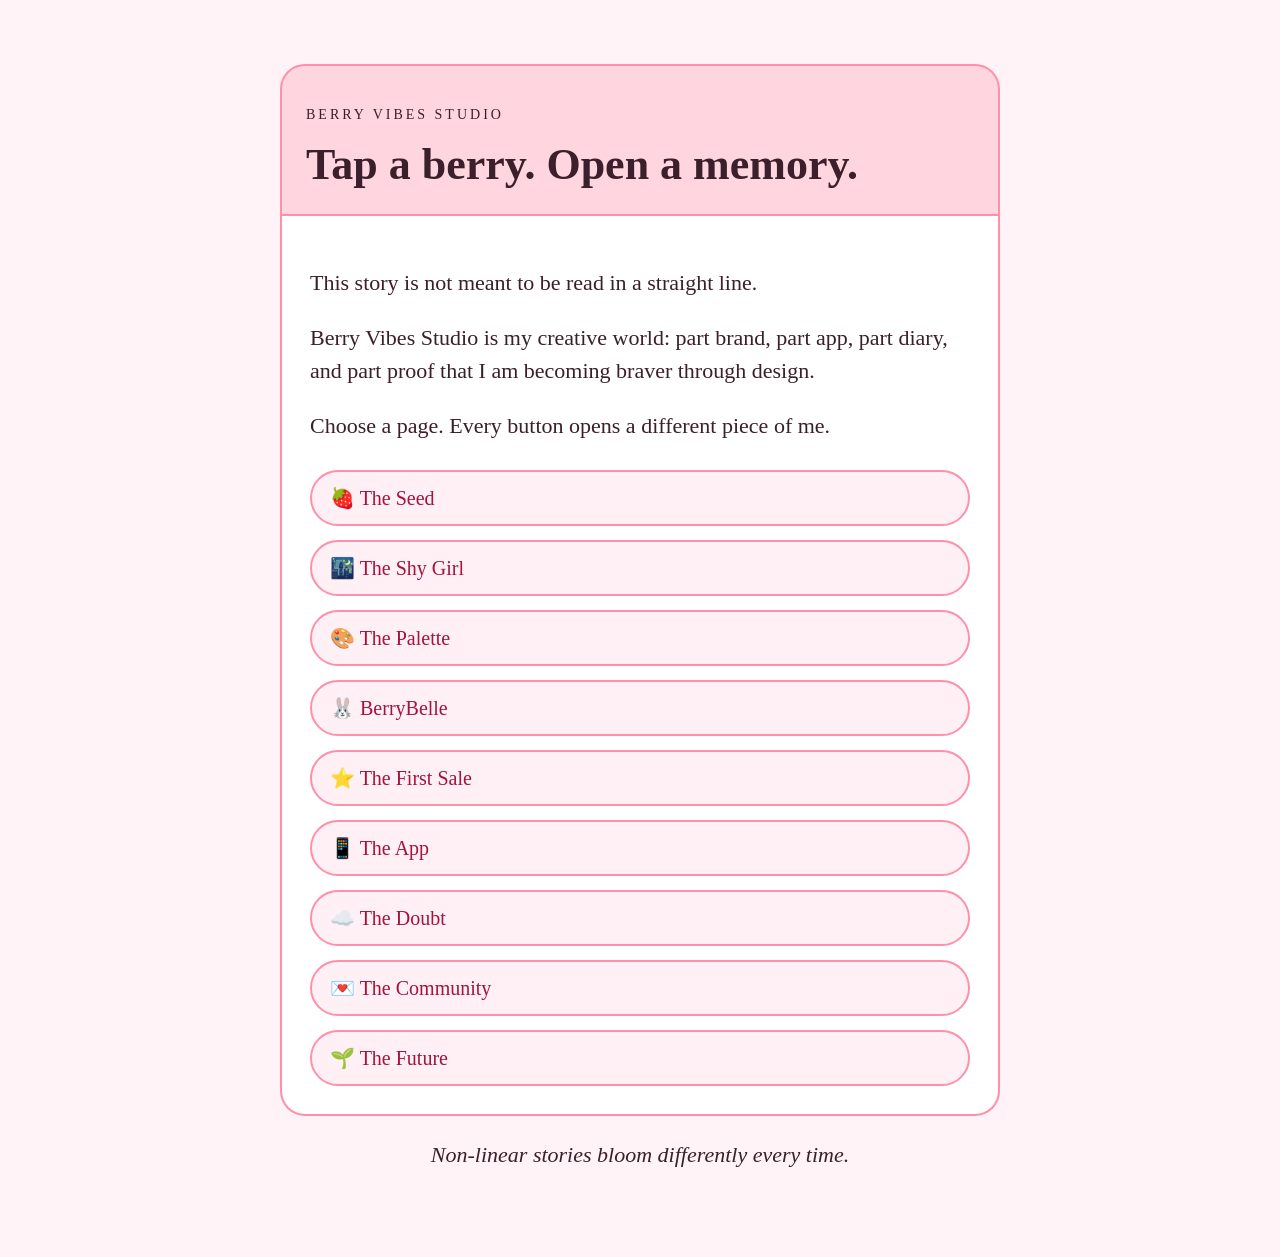
<file: index.html>
<!DOCTYPE html>
<html lang="en">
<head>
  <meta charset="UTF-8">
  <meta name="viewport" content="width=device-width, initial-scale=1.0">
  <title>Berry Vibes Studio</title>
  <link rel="stylesheet" href="css/style.css">
</head>

<body>
  <main class="phone">
    <header>
      <p class="tiny">Berry Vibes Studio</p>
      <h1>Tap a berry. Open a memory.</h1>
    </header>

    <section class="screen">
      <p>
        This story is not meant to be read in a straight line.
      </p>

      <p>
        Berry Vibes Studio is my creative world: part brand, part app, part diary, and part proof that I am becoming braver through design.
      </p>

      <p>
        Choose a page. Every button opens a different piece of me.
      </p>

      <nav class="menu">
        <a href="seed.html">🍓 The Seed</a>
        <a href="shy.html">🌃 The Shy Girl</a>
        <a href="palette.html">🎨 The Palette</a>
        <a href="mascot.html">🐰 BerryBelle</a>
        <a href="first-sale.html">⭐ The First Sale</a>
        <a href="app.html">📱 The App</a>
        <a href="doubt.html">☁️ The Doubt</a>
        <a href="community.html">💌 The Community</a>
        <a href="future.html">🌱 The Future</a>
      </nav>
    </section>

    <footer>
      <p>Non-linear stories bloom differently every time.</p>
    </footer>
  </main>
</body>
</html>
</file>
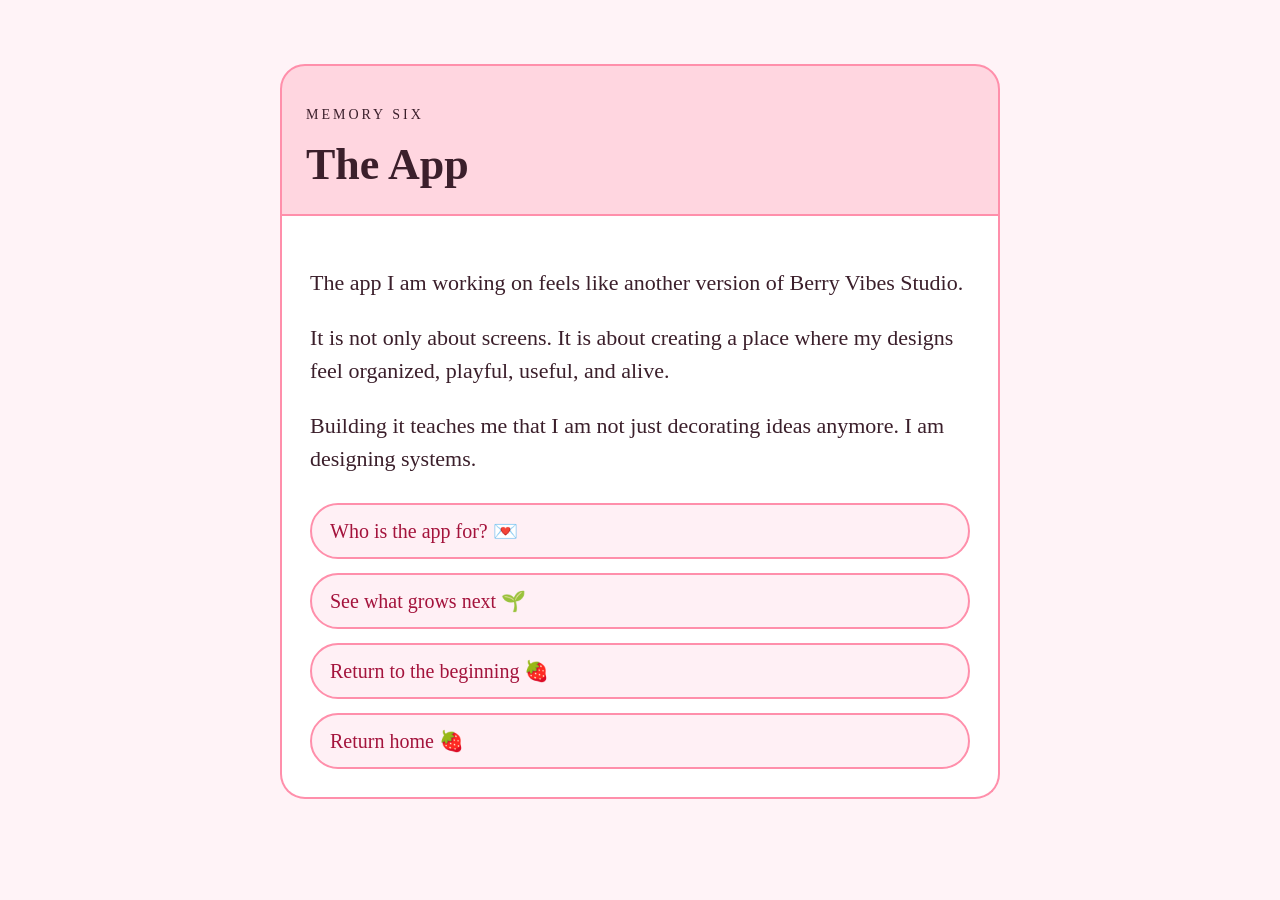
<file: app.html>
<!DOCTYPE html>
<html lang="en">
<head>
  <meta charset="UTF-8">
  <meta name="viewport" content="width=device-width, initial-scale=1.0">
  <title>The App</title>
  <link rel="stylesheet" href="css/style.css">
</head>

<body>
  <main class="phone">
    <header>
      <p class="tiny">Memory Six</p>
      <h1>The App</h1>
    </header>

    <section class="screen">
      <p>
        The app I am working on feels like another version of Berry Vibes Studio.
      </p>

      <p>
        It is not only about screens. It is about creating a place where my designs feel organized, playful, useful, and alive.
      </p>

      <p>
        Building it teaches me that I am not just decorating ideas anymore. I am designing systems.
      </p>

      <nav class="choices">
        <a href="community.html">Who is the app for? 💌</a>
        <a href="future.html">See what grows next 🌱</a>
        <a href="seed.html">Return to the beginning 🍓</a>
        <a href="index.html">Return home 🍓</a>
      </nav>
    </section>
  </main>
</body>
</html>
</file>
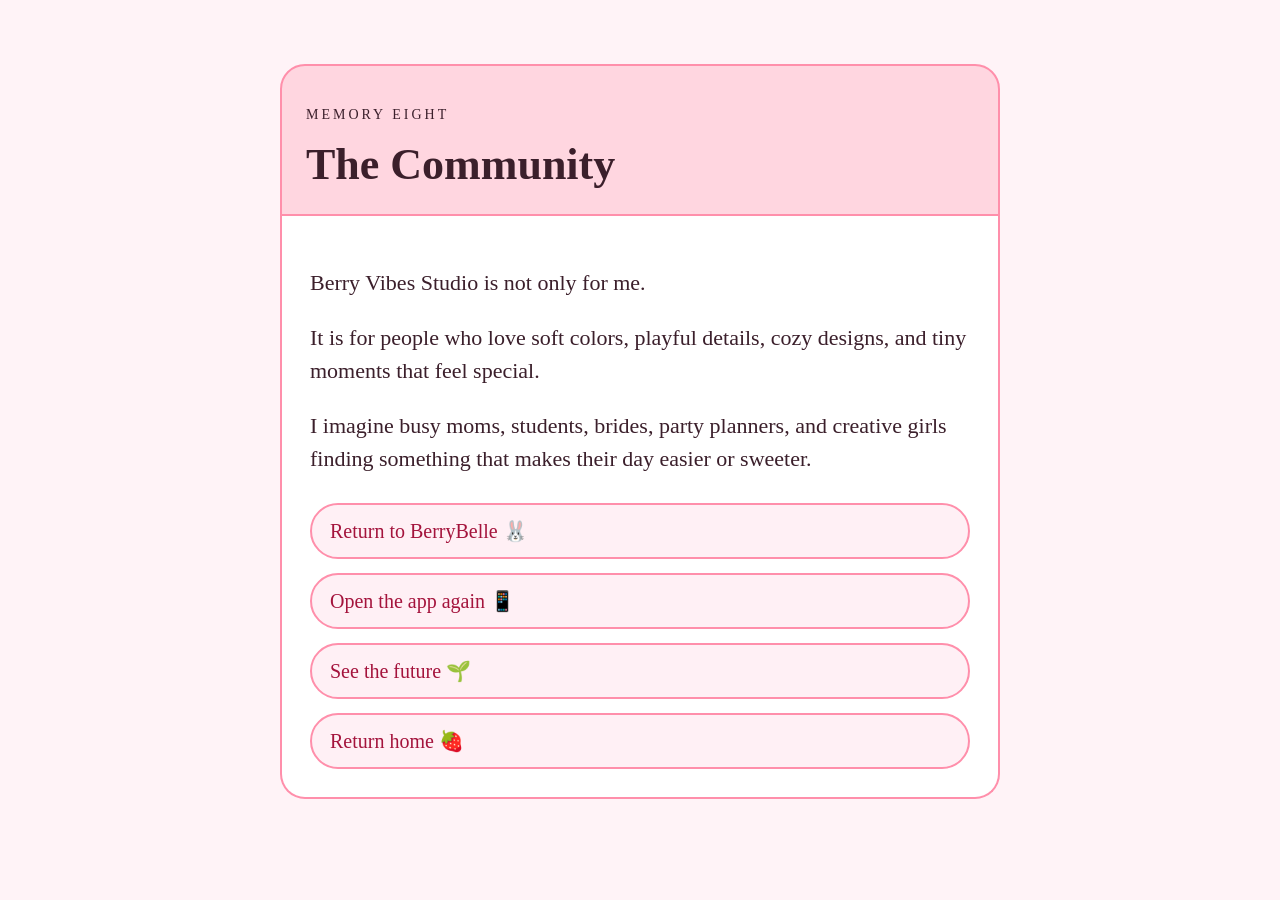
<file: community.html>
<!DOCTYPE html>
<html lang="en">
<head>
  <meta charset="UTF-8">
  <meta name="viewport" content="width=device-width, initial-scale=1.0">
  <title>The Community</title>
  <link rel="stylesheet" href="css/style.css">
</head>

<body>
  <main class="phone">
    <header>
      <p class="tiny">Memory Eight</p>
      <h1>The Community</h1>
    </header>

    <section class="screen">
      <p>
        Berry Vibes Studio is not only for me.
      </p>

      <p>
        It is for people who love soft colors, playful details, cozy designs, and tiny moments that feel special.
      </p>

      <p>
        I imagine busy moms, students, brides, party planners, and creative girls finding something that makes their day easier or sweeter.
      </p>

      <nav class="choices">
        <a href="mascot.html">Return to BerryBelle 🐰</a>
        <a href="app.html">Open the app again 📱</a>
        <a href="future.html">See the future 🌱</a>
        <a href="index.html">Return home 🍓</a>
      </nav>
    </section>
  </main>
</body>
</html>
</file>
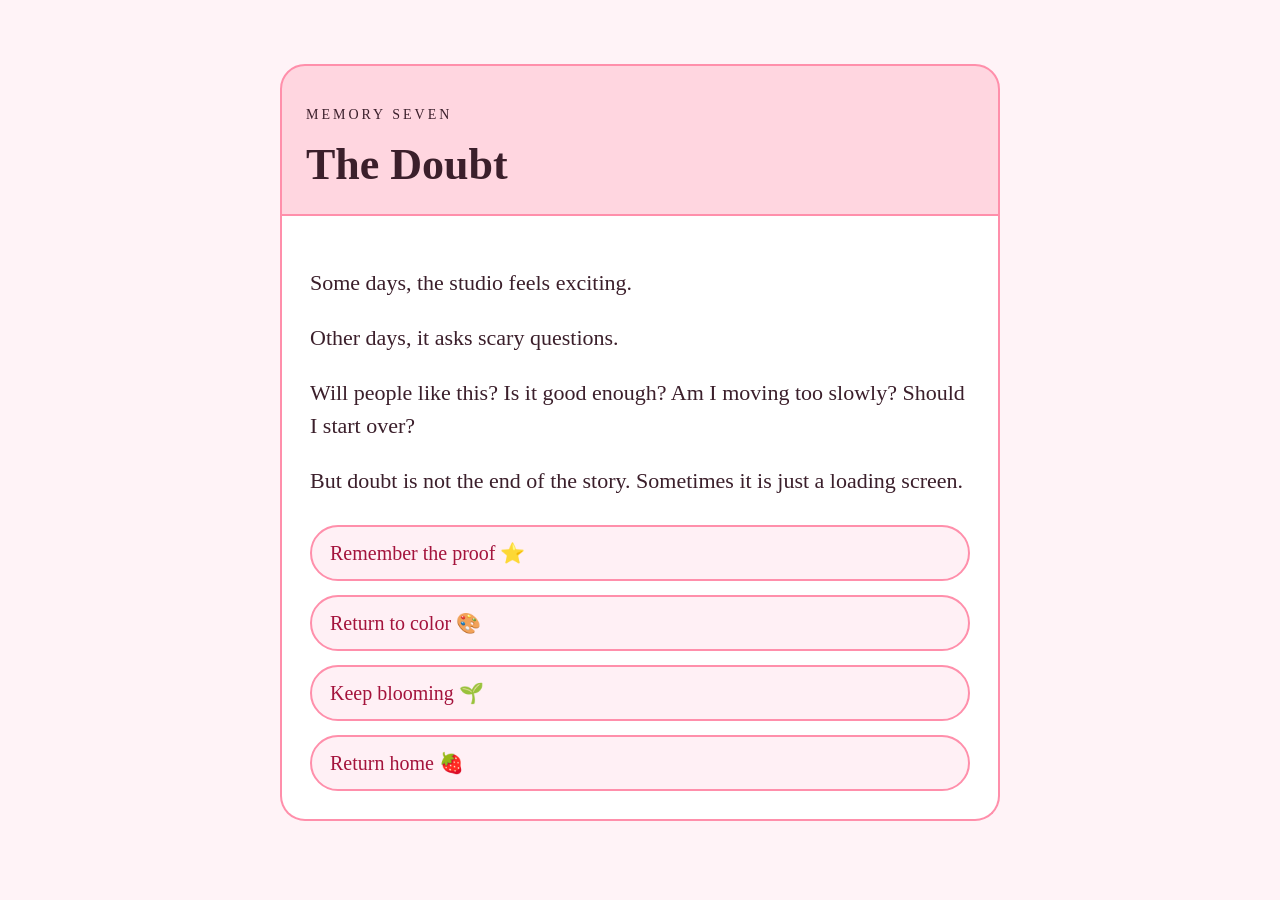
<file: doubt.html>
<!DOCTYPE html>
<html lang="en">
<head>
  <meta charset="UTF-8">
  <meta name="viewport" content="width=device-width, initial-scale=1.0">
  <title>The Doubt</title>
  <link rel="stylesheet" href="css/style.css">
</head>

<body>
  <main class="phone">
    <header>
      <p class="tiny">Memory Seven</p>
      <h1>The Doubt</h1>
    </header>

    <section class="screen">
      <p>
        Some days, the studio feels exciting.
      </p>

      <p>
        Other days, it asks scary questions.
      </p>

      <p>
        Will people like this? Is it good enough? Am I moving too slowly? Should I start over?
      </p>

      <p>
        But doubt is not the end of the story. Sometimes it is just a loading screen.
      </p>

      <nav class="choices">
        <a href="first-sale.html">Remember the proof ⭐</a>
        <a href="palette.html">Return to color 🎨</a>
        <a href="future.html">Keep blooming 🌱</a>
        <a href="index.html">Return home 🍓</a>
      </nav>
    </section>
  </main>
</body>
</html>
</file>
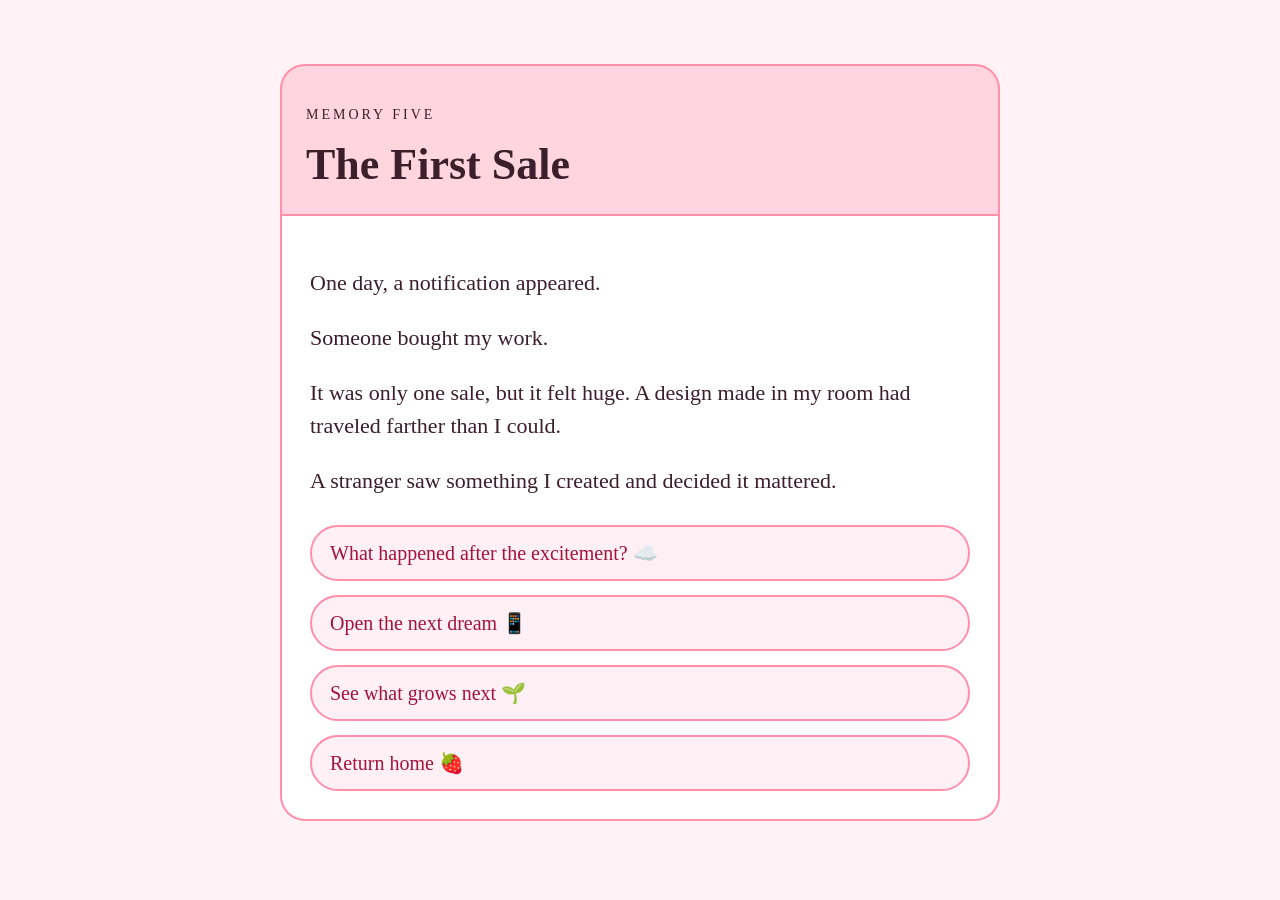
<file: first-sale.html>
<!DOCTYPE html>
<html lang="en">
<head>
  <meta charset="UTF-8">
  <meta name="viewport" content="width=device-width, initial-scale=1.0">
  <title>The First Sale</title>
  <link rel="stylesheet" href="css/style.css">
</head>

<body>
  <main class="phone">
    <header>
      <p class="tiny">Memory Five</p>
      <h1>The First Sale</h1>
    </header>

    <section class="screen">
      <p>
        One day, a notification appeared.
      </p>

      <p>
        Someone bought my work.
      </p>

      <p>
        It was only one sale, but it felt huge. A design made in my room had traveled farther than I could.
      </p>

      <p>
        A stranger saw something I created and decided it mattered.
      </p>

      <nav class="choices">
        <a href="doubt.html">What happened after the excitement? ☁️</a>
        <a href="app.html">Open the next dream 📱</a>
        <a href="future.html">See what grows next 🌱</a>
        <a href="index.html">Return home 🍓</a>
      </nav>
    </section>
  </main>
</body>
</html>
</file>
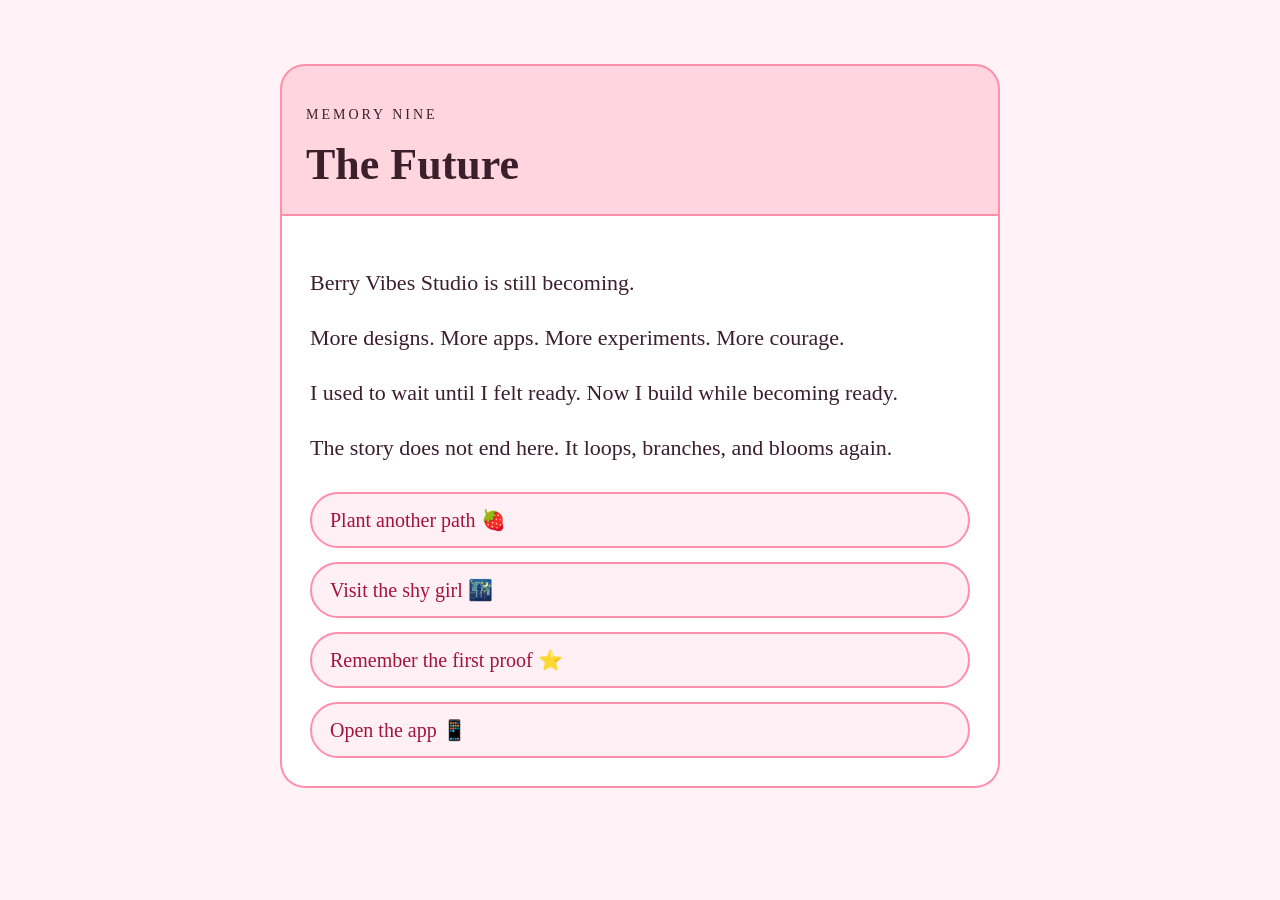
<file: future.html>
<!DOCTYPE html>
<html lang="en">
<head>
  <meta charset="UTF-8">
  <meta name="viewport" content="width=device-width, initial-scale=1.0">
  <title>The Future</title>
  <link rel="stylesheet" href="css/style.css">
</head>

<body>
  <main class="phone">
    <header>
      <p class="tiny">Memory Nine</p>
      <h1>The Future</h1>
    </header>

    <section class="screen">
      <p>
        Berry Vibes Studio is still becoming.
      </p>

      <p>
        More designs. More apps. More experiments. More courage.
      </p>

      <p>
        I used to wait until I felt ready. Now I build while becoming ready.
      </p>

      <p>
        The story does not end here. It loops, branches, and blooms again.
      </p>

      <nav class="choices">
        <a href="index.html">Plant another path 🍓</a>
        <a href="shy.html">Visit the shy girl 🌃</a>
        <a href="first-sale.html">Remember the first proof ⭐</a>
        <a href="app.html">Open the app 📱</a>
      </nav>
    </section>
  </main>
</body>
</html>
</file>
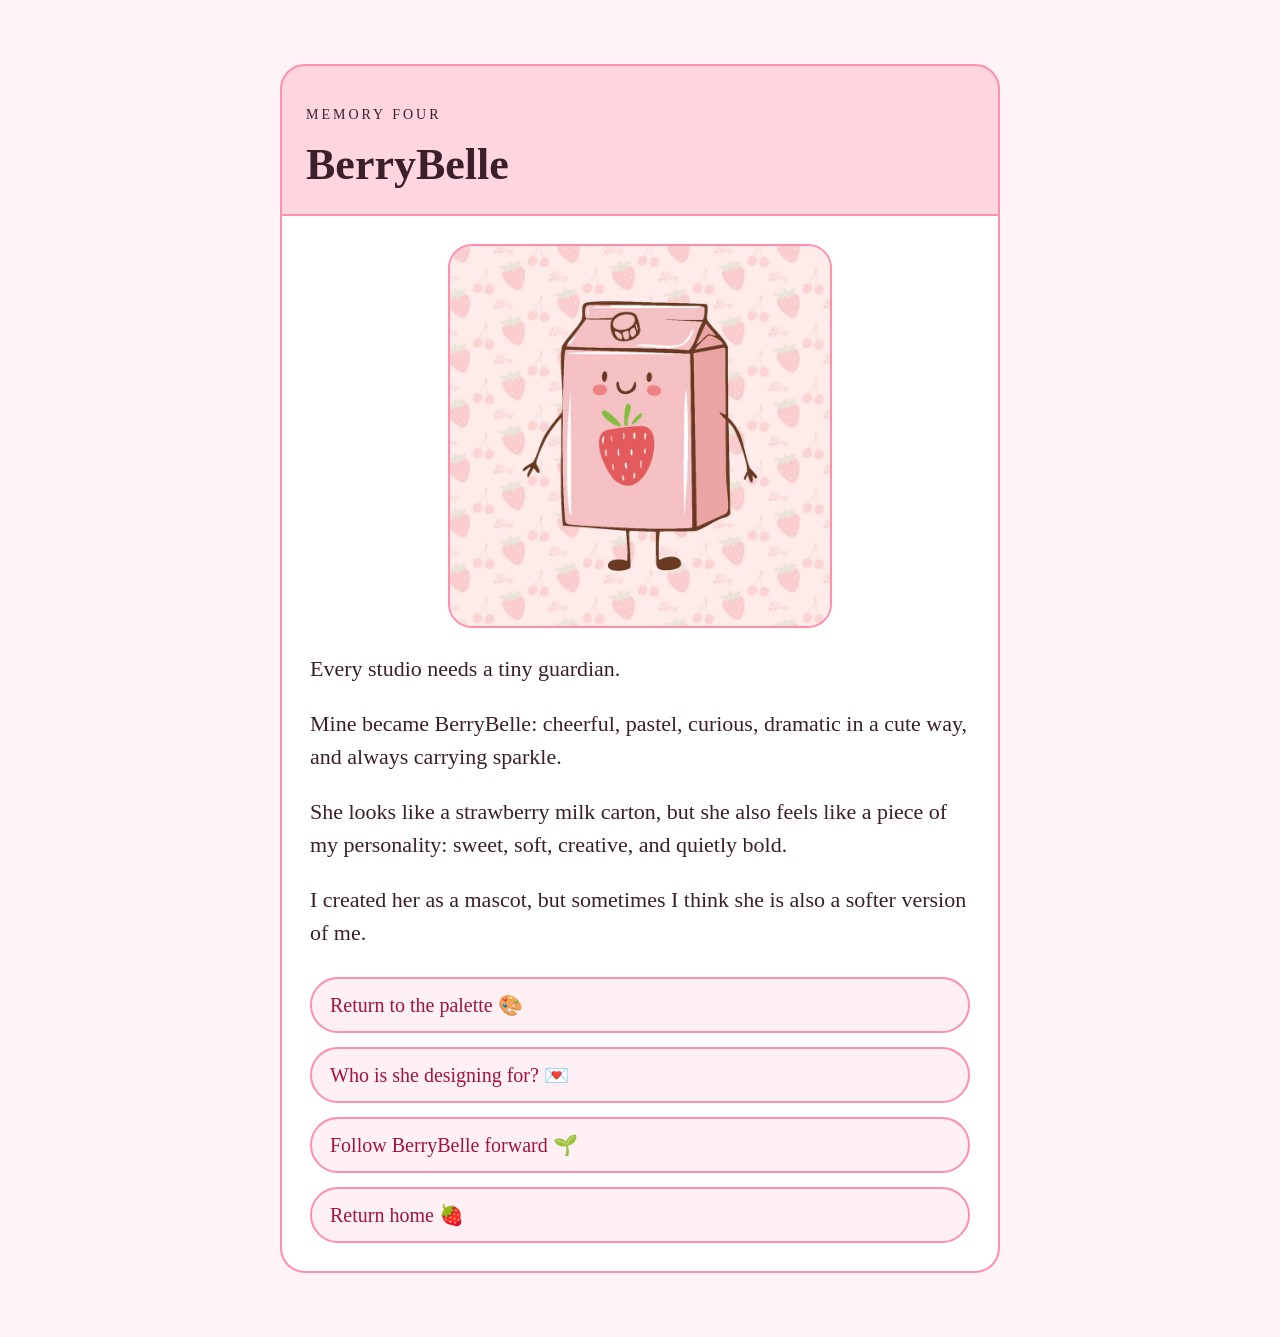
<file: mascot.html>
<!DOCTYPE html>
<html lang="en">
<head>
  <meta charset="UTF-8">
  <meta name="viewport" content="width=device-width, initial-scale=1.0">
  <title>BerryBelle</title>
  <link rel="stylesheet" href="css/style.css">
</head>

<body>
  <main class="phone">
    <header>
      <p class="tiny">Memory Four</p>
      <h1>BerryBelle</h1>
    </header>

    <section class="screen">
      <img 
        src="images/BerryBelle.jpg"
        class="mascot-image"
      >

      <p>
        Every studio needs a tiny guardian.
      </p>

      <p>
        Mine became BerryBelle: cheerful, pastel, curious, dramatic in a cute way, and always carrying sparkle.
      </p>

      <p>
        She looks like a strawberry milk carton, but she also feels like a piece of my personality: sweet, soft, creative, and quietly bold.
      </p>

      <p>
        I created her as a mascot, but sometimes I think she is also a softer version of me.
      </p>

      <nav class="choices">
        <a href="palette.html">Return to the palette 🎨</a>
        <a href="community.html">Who is she designing for? 💌</a>
        <a href="future.html">Follow BerryBelle forward 🌱</a>
        <a href="index.html">Return home 🍓</a>
      </nav>
    </section>
  </main>
</body>
</html>
</file>
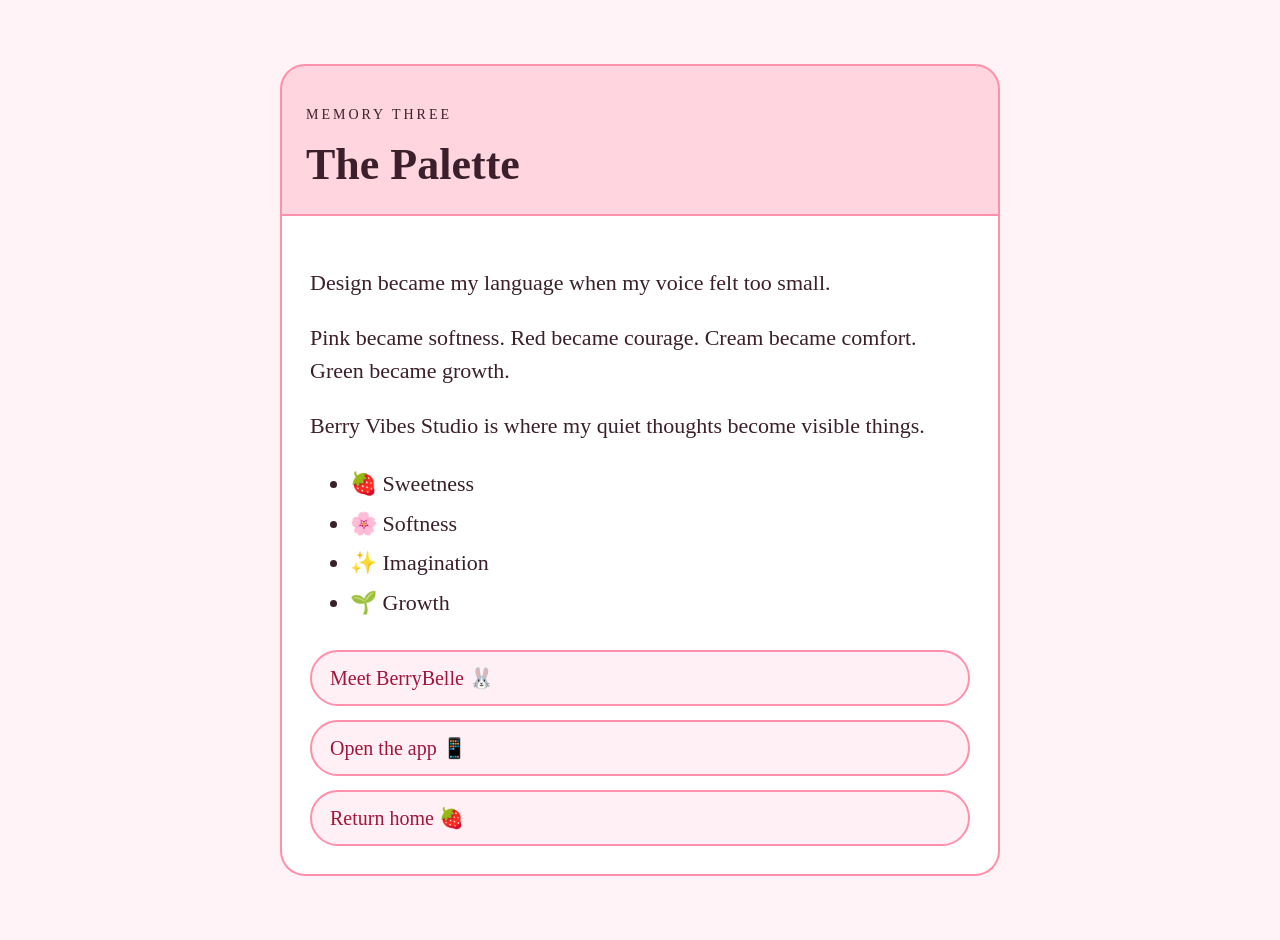
<file: palette.html>
<!DOCTYPE html>
<html lang="en">
<head>
  <meta charset="UTF-8">
  <meta name="viewport" content="width=device-width, initial-scale=1.0">
  <title>The Palette</title>
  <link rel="stylesheet" href="css/style.css">
</head>

<body>
  <main class="phone">
    <header>
      <p class="tiny">Memory Three</p>
      <h1>The Palette</h1>
    </header>

    <section class="screen">
      <p>
        Design became my language when my voice felt too small.
      </p>

      <p>
        Pink became softness. Red became courage. Cream became comfort. Green became growth.
      </p>

      <p>
        Berry Vibes Studio is where my quiet thoughts become visible things.
      </p>

      <ul class="berries">
        <li>🍓 Sweetness</li>
        <li>🌸 Softness</li>
        <li>✨ Imagination</li>
        <li>🌱 Growth</li>
      </ul>

      <nav class="choices">
        <a href="mascot.html">Meet BerryBelle 🐰</a>
        <a href="app.html">Open the app 📱</a>
        <a href="index.html">Return home 🍓</a>
      </nav>
    </section>
  </main>
</body>
</html>
</file>
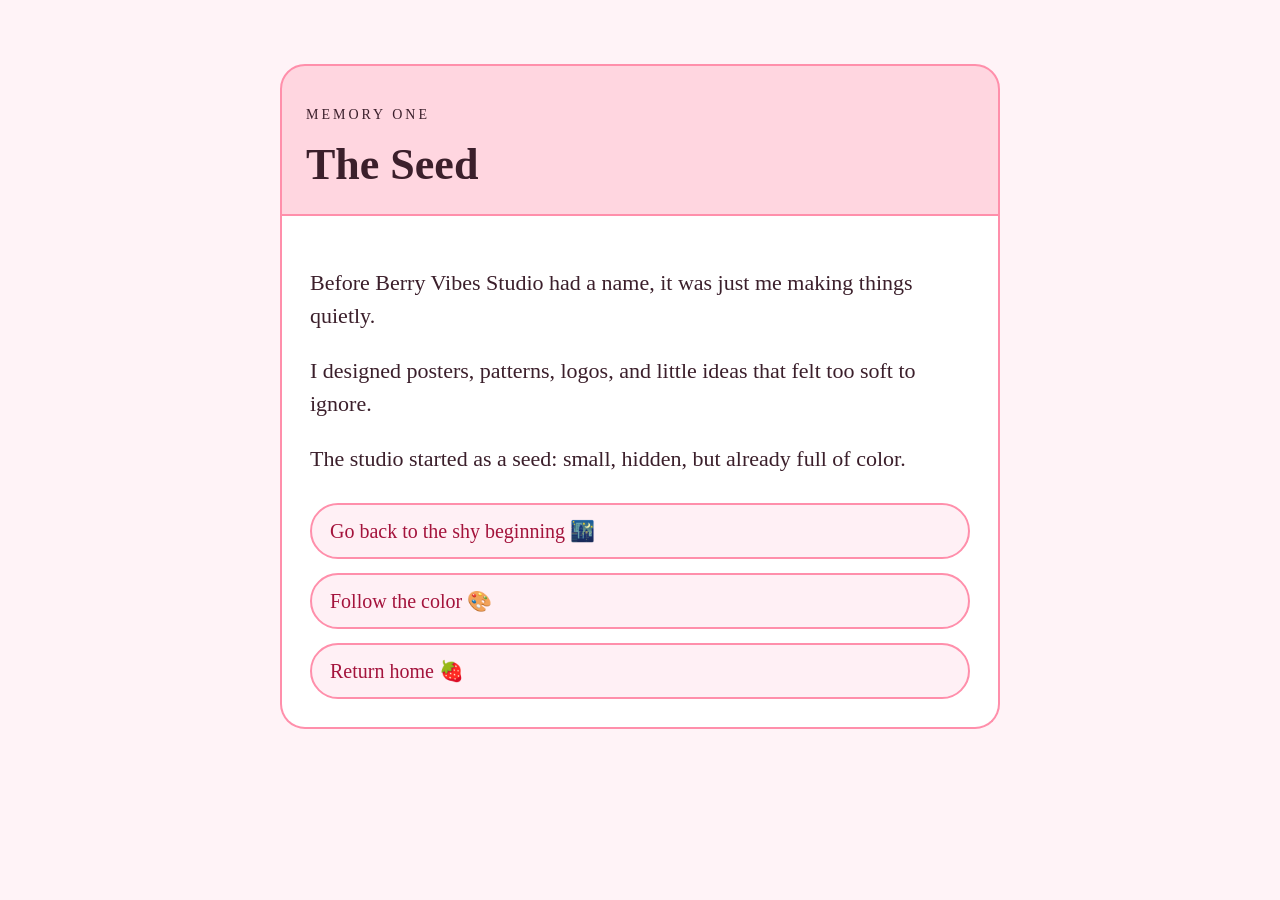
<file: seed.html>
<!DOCTYPE html>
<html lang="en">
<head>
  <meta charset="UTF-8">
  <meta name="viewport" content="width=device-width, initial-scale=1.0">
  <title>The Seed</title>
  <link rel="stylesheet" href="css/style.css">
</head>

<body>
  <main class="phone">
    <header>
      <p class="tiny">Memory One</p>
      <h1>The Seed</h1>
    </header>

    <section class="screen">
      <p>
        Before Berry Vibes Studio had a name, it was just me making things quietly.
      </p>

      <p>
        I designed posters, patterns, logos, and little ideas that felt too soft to ignore.
      </p>

      <p>
        The studio started as a seed: small, hidden, but already full of color.
      </p>

      <nav class="choices">
        <a href="shy.html">Go back to the shy beginning 🌃</a>
        <a href="palette.html">Follow the color 🎨</a>
        <a href="index.html">Return home 🍓</a>
      </nav>
    </section>
  </main>
</body>
</html>
</file>
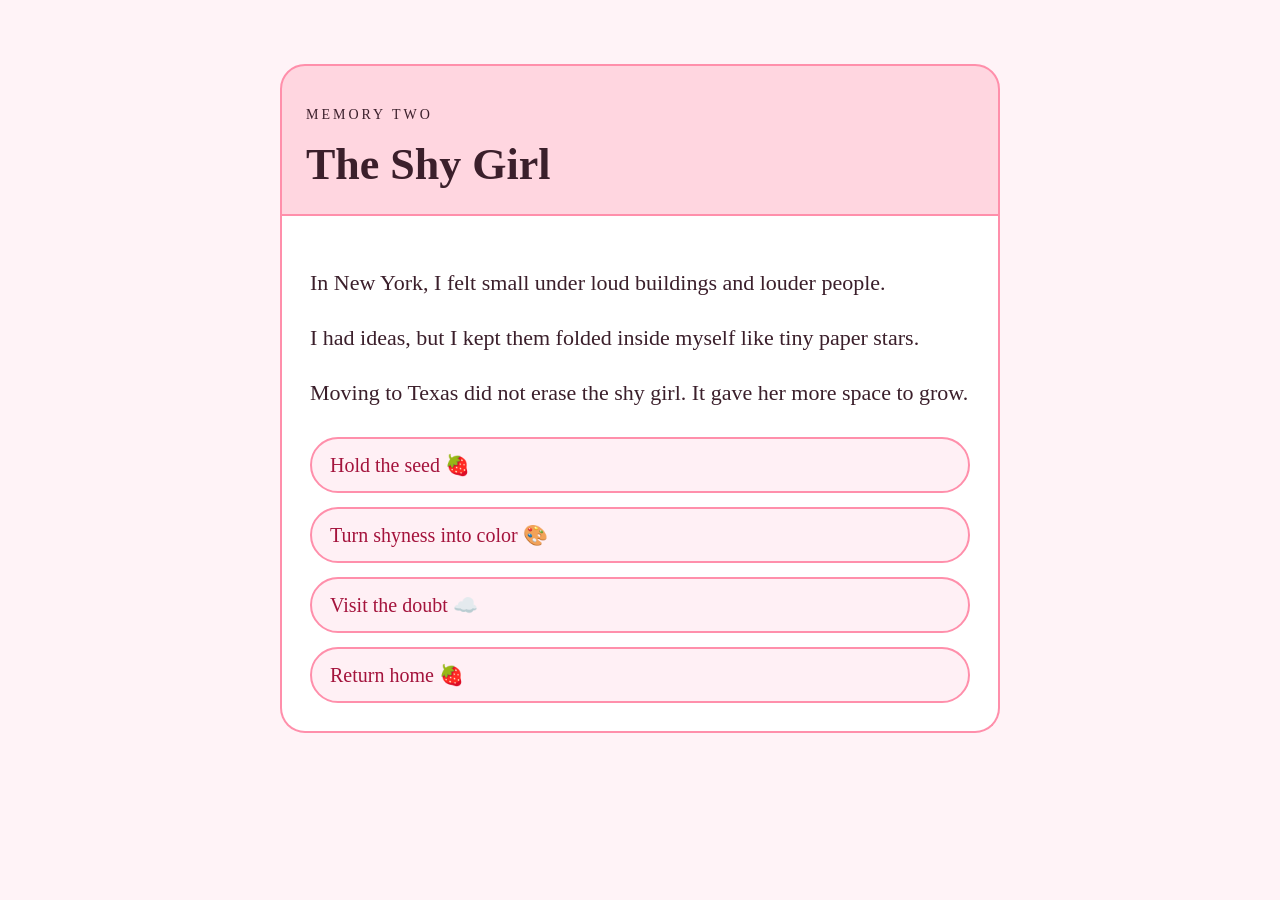
<file: shy.html>
<!DOCTYPE html>
<html lang="en">
<head>
  <meta charset="UTF-8">
  <meta name="viewport" content="width=device-width, initial-scale=1.0">
  <title>The Shy Girl</title>
  <link rel="stylesheet" href="css/style.css">
</head>

<body>
  <main class="phone">
    <header>
      <p class="tiny">Memory Two</p>
      <h1>The Shy Girl</h1>
    </header>

    <section class="screen">
      <p>
        In New York, I felt small under loud buildings and louder people.
      </p>

      <p>
        I had ideas, but I kept them folded inside myself like tiny paper stars.
      </p>

      <p>
        Moving to Texas did not erase the shy girl. It gave her more space to grow.
      </p>

      <nav class="choices">
        <a href="seed.html">Hold the seed 🍓</a>
        <a href="palette.html">Turn shyness into color 🎨</a>
        <a href="doubt.html">Visit the doubt ☁️</a>
        <a href="index.html">Return home 🍓</a>
      </nav>
    </section>
  </main>
</body>
</html>
</file>
<file: css/style.css>
body {
  margin: 0;
  background: #fff3f7;
  color: #3b1f2b;
  font-family: Georgia, serif;
}

.phone {
  max-width: 720px;
  margin: 40px auto;
  padding: 24px;
}

header {
  border: 2px solid #ff8fab;
  border-radius: 25px 25px 0 0;
  padding: 24px;
  background: #ffd6e0;
}

.tiny {
  text-transform: uppercase;
  letter-spacing: 3px;
  font-size: 14px;
}

h1 {
  font-size: 44px;
  margin: 0;
}

.screen {
  border-left: 2px solid #ff8fab;
  border-right: 2px solid #ff8fab;
  border-bottom: 2px solid #ff8fab;
  border-radius: 0 0 25px 25px;
  padding: 28px;
  background: #ffffff;
}

p {
  font-size: 22px;
  line-height: 1.5;
}

.menu,
.choices {
  display: flex;
  flex-direction: column;
  gap: 14px;
  margin-top: 28px;
}

a {
  display: block;
  padding: 14px 18px;
  border: 2px solid #ff8fab;
  border-radius: 999px;
  background: #fff0f5;
  color: #a4133c;
  text-decoration: none;
  font-size: 20px;
}

a:hover {
  background: #ff8fab;
  color: white;
}

.berries {
  font-size: 22px;
  line-height: 1.8;
}

.big-emoji {
  font-size: 70px;
  text-align: center;
}

footer {
  text-align: center;
  font-style: italic;
  margin-top: 18px;
}
.mascot-image {
  display: block;
  width: 100%;
  max-width: 380px;
  margin: 0 auto 24px;
  border: 2px solid #ff8fab;
  border-radius: 24px;
}
</file>
